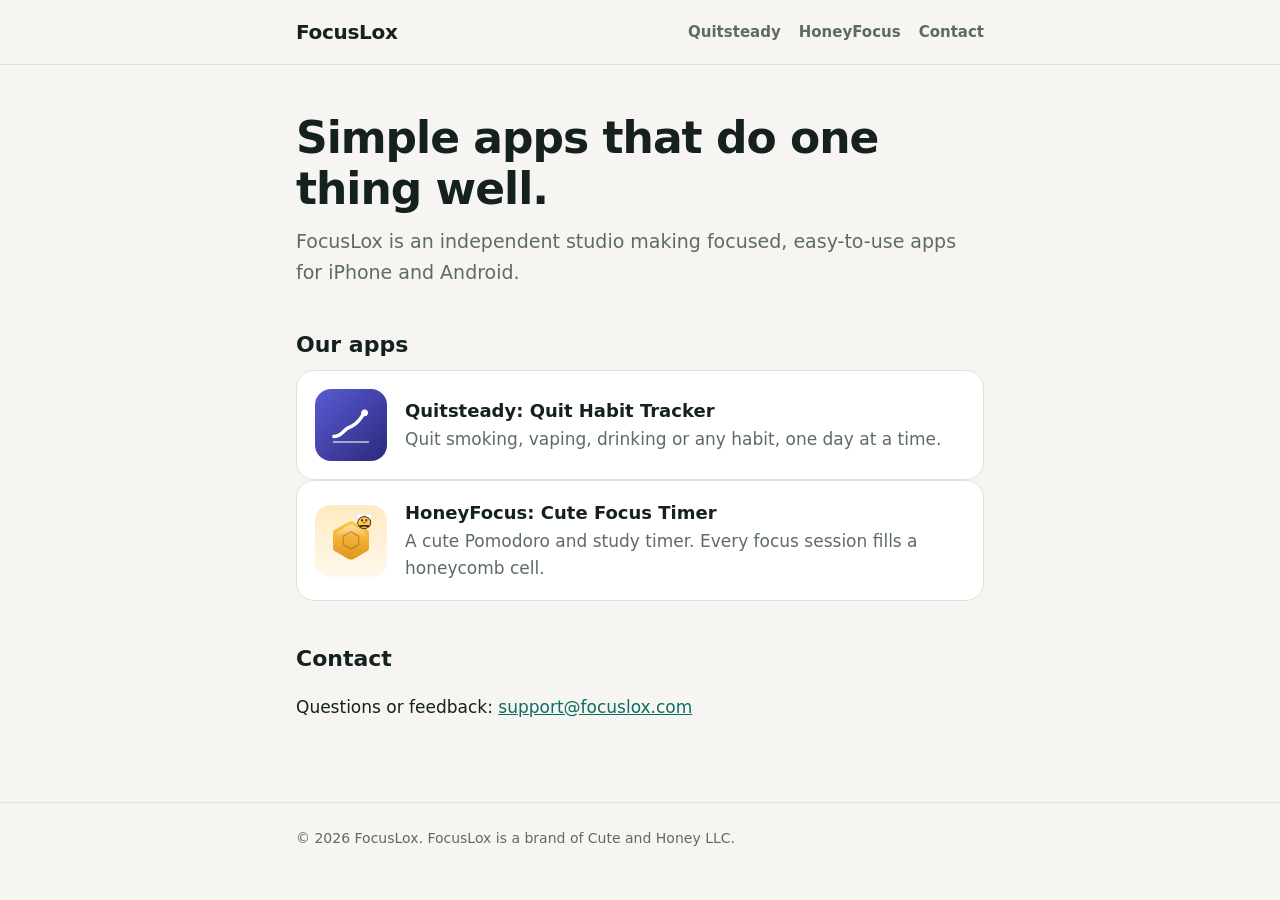
<file: index.html>
<!doctype html>
<html lang="en">
<head>
  <meta charset="utf-8">
  <meta name="viewport" content="width=device-width, initial-scale=1">
  <title>FocusLox</title>
  <meta name="description" content="FocusLox builds simple, useful mobile apps for iPhone and Android.">
  <link rel="icon" href="/quitsteady/icon.png">
  <link rel="stylesheet" href="/styles.css">
</head>
<body>
  <header class="site"><div class="wrap">
    <a class="brand" href="/">FocusLox</a>
    <nav><a href="/quitsteady/">Quitsteady</a><a href="/honeyfocus/">HoneyFocus</a><a href="mailto:support@focuslox.com">Contact</a></nav>
  </div></header>

  <main><div class="wrap">
    <h1>Simple apps that do one thing well.</h1>
    <p class="lead">FocusLox is an independent studio making focused, easy-to-use apps for iPhone and Android.</p>

    <h2>Our apps</h2>
    <a class="card" href="/quitsteady/">
      <img src="/quitsteady/icon.png" alt="">
      <span><strong>Quitsteady: Quit Habit Tracker</strong><span class="muted">Quit smoking, vaping, drinking or any habit, one day at a time.</span></span>
    </a>
    <a class="card" href="/honeyfocus/">
      <img src="/honeyfocus/icon.png" alt="">
      <span><strong>HoneyFocus: Cute Focus Timer</strong><span class="muted">A cute Pomodoro and study timer. Every focus session fills a honeycomb cell.</span></span>
    </a>

    <h2>Contact</h2>
    <p>Questions or feedback: <a href="mailto:support@focuslox.com">support@focuslox.com</a></p>
  </div></main>

  <footer class="site"><div class="wrap">
    © 2026 FocusLox. FocusLox is a brand of Cute and Honey LLC.
  </div></footer>
</body>
</html>
</file>
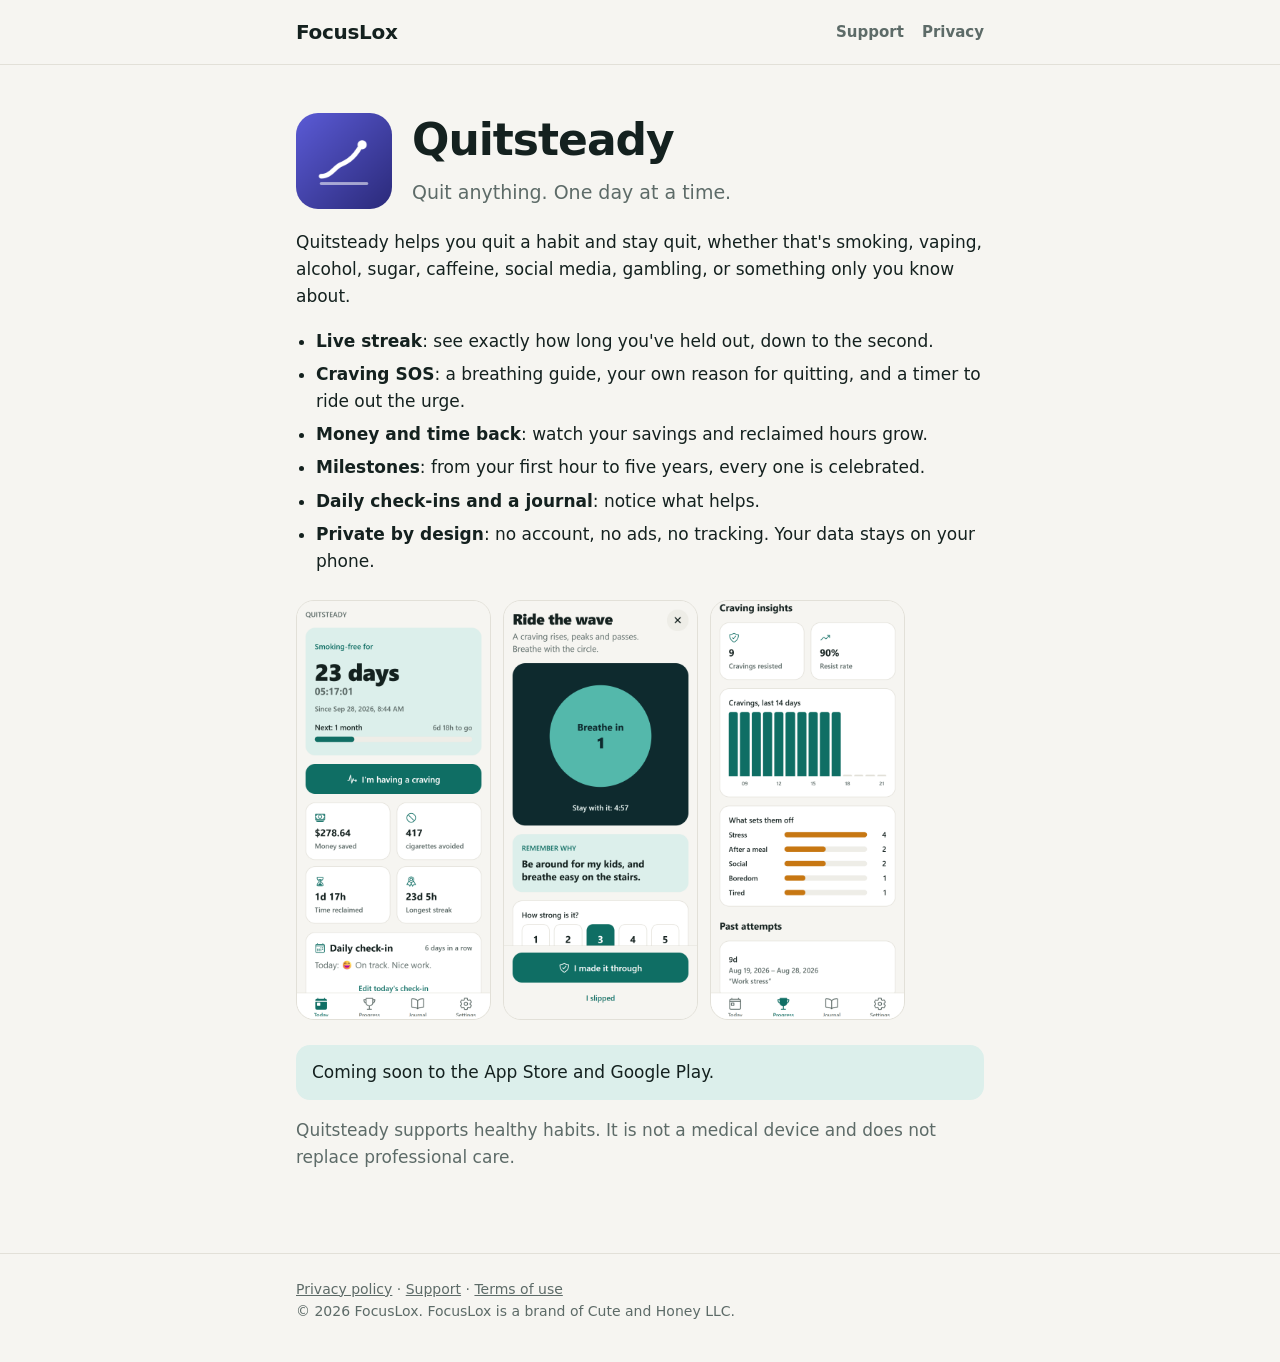
<file: holdfast/index.html>
<!doctype html><html lang="en"><head><meta charset="utf-8"><title>Quitsteady</title>
<meta http-equiv="refresh" content="0; url=/quitsteady/"><link rel="canonical" href="https://focuslox.com/quitsteady/"></head>
<body><p>Holdfast is now Quitsteady. <a href="/quitsteady/">Continue</a>.</p></body></html>
</file>
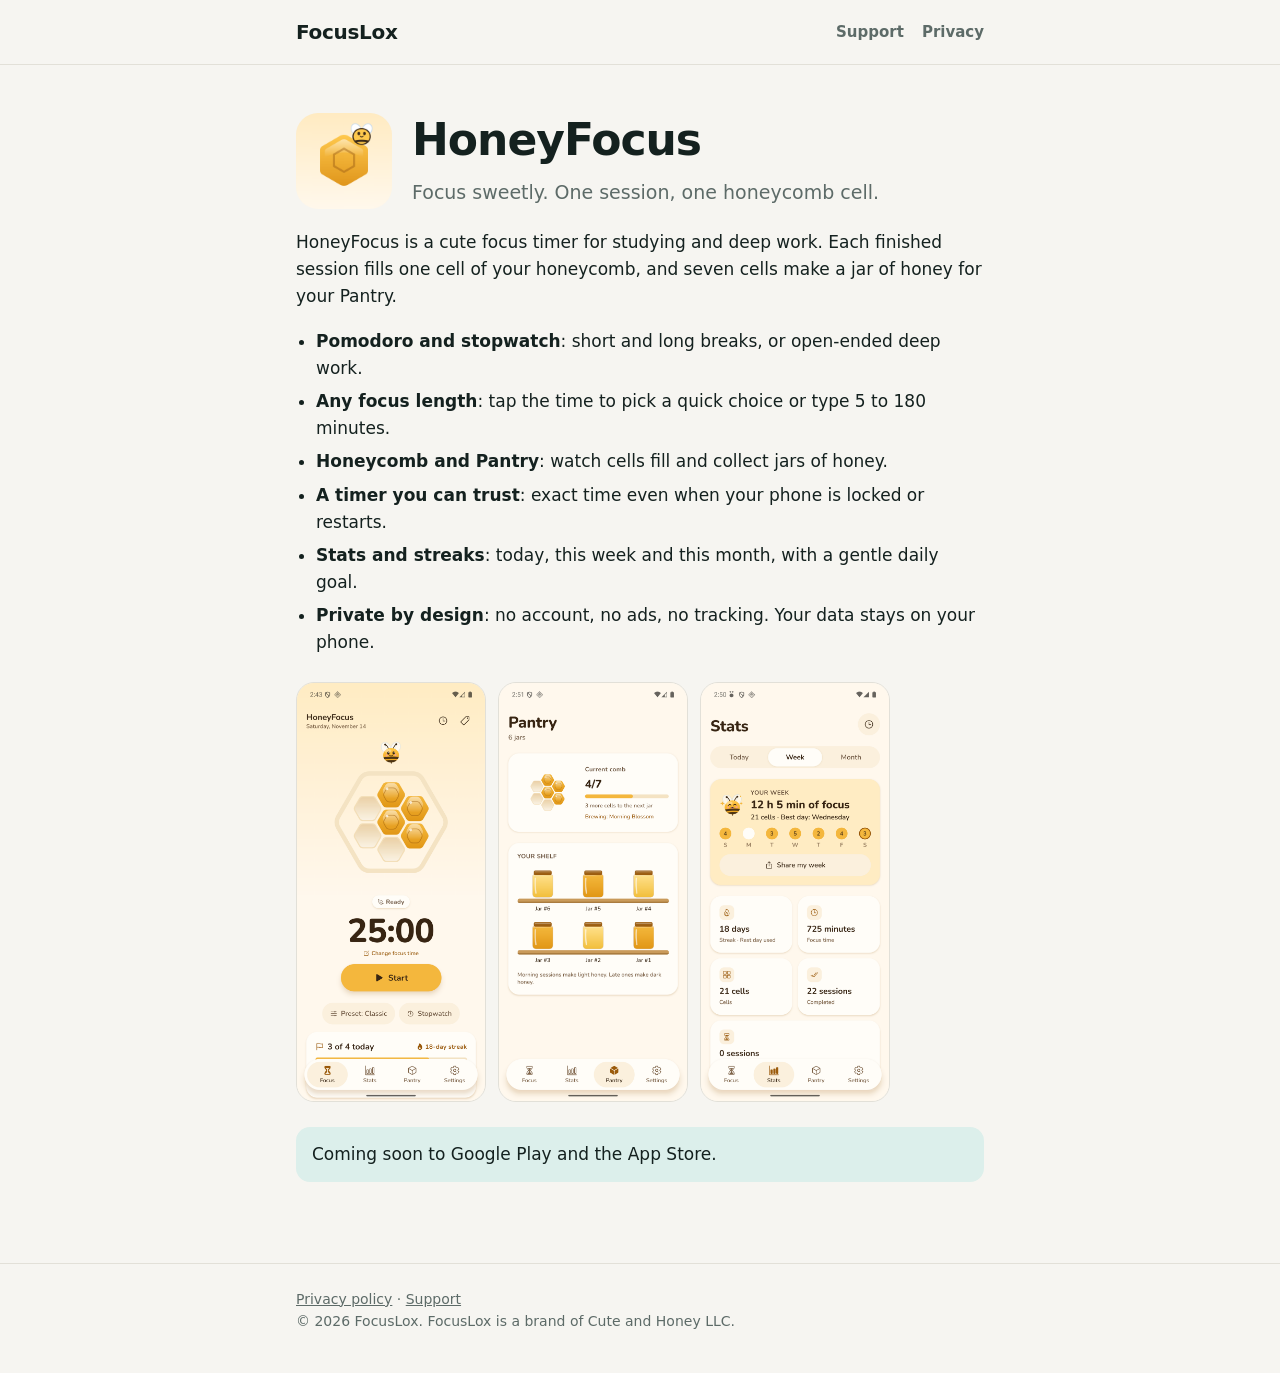
<file: honeyfocus/index.html>
<!doctype html>
<html lang="en">
<head>
  <meta charset="utf-8">
  <meta name="viewport" content="width=device-width, initial-scale=1">
  <title>HoneyFocus: Cute Focus Timer</title>
  <meta name="description" content="A cute Pomodoro and study timer. Every focus session fills a honeycomb cell. No ads, no account, your data stays on your phone.">
  <link rel="icon" href="/honeyfocus/icon.png">
  <link rel="stylesheet" href="/styles.css">
</head>
<body>
  <header class="site"><div class="wrap">
    <a class="brand" href="/">FocusLox</a>
    <nav><a href="/honeyfocus/support/">Support</a><a href="/honeyfocus/privacy/">Privacy</a></nav>
  </div></header>

  <main><div class="wrap">
    <div class="app-hero">
      <img src="/honeyfocus/icon.png" alt="HoneyFocus icon">
      <div>
        <h1>HoneyFocus</h1>
        <p class="lead" style="margin:0">Focus sweetly. One session, one honeycomb cell.</p>
      </div>
    </div>

    <p>HoneyFocus is a cute focus timer for studying and deep work. Each finished session fills one cell of your honeycomb, and seven cells make a jar of honey for your Pantry.</p>

    <ul class="features">
      <li><strong>Pomodoro and stopwatch</strong>: short and long breaks, or open-ended deep work.</li>
      <li><strong>Any focus length</strong>: tap the time to pick a quick choice or type 5 to 180 minutes.</li>
      <li><strong>Honeycomb and Pantry</strong>: watch cells fill and collect jars of honey.</li>
      <li><strong>A timer you can trust</strong>: exact time even when your phone is locked or restarts.</li>
      <li><strong>Stats and streaks</strong>: today, this week and this month, with a gentle daily goal.</li>
      <li><strong>Private by design</strong>: no account, no ads, no tracking. Your data stays on your phone.</li>
    </ul>

    <div class="shots">
      <img src="/honeyfocus/screens/1-focus.png" alt="Focus screen with the honeycomb and timer" loading="lazy">
      <img src="/honeyfocus/screens/2-pantry.png" alt="Pantry with jars of honey on a shelf" loading="lazy">
      <img src="/honeyfocus/screens/3-stats.png" alt="Stats with the weekly recap" loading="lazy">
    </div>

    <p class="note">Coming soon to Google Play and the App Store.</p>
  </div></main>

  <footer class="site"><div class="wrap">
    <a href="/honeyfocus/privacy/">Privacy policy</a> · <a href="/honeyfocus/support/">Support</a><br>
    © 2026 FocusLox. FocusLox is a brand of Cute and Honey LLC.
  </div></footer>
</body>
</html>
</file>
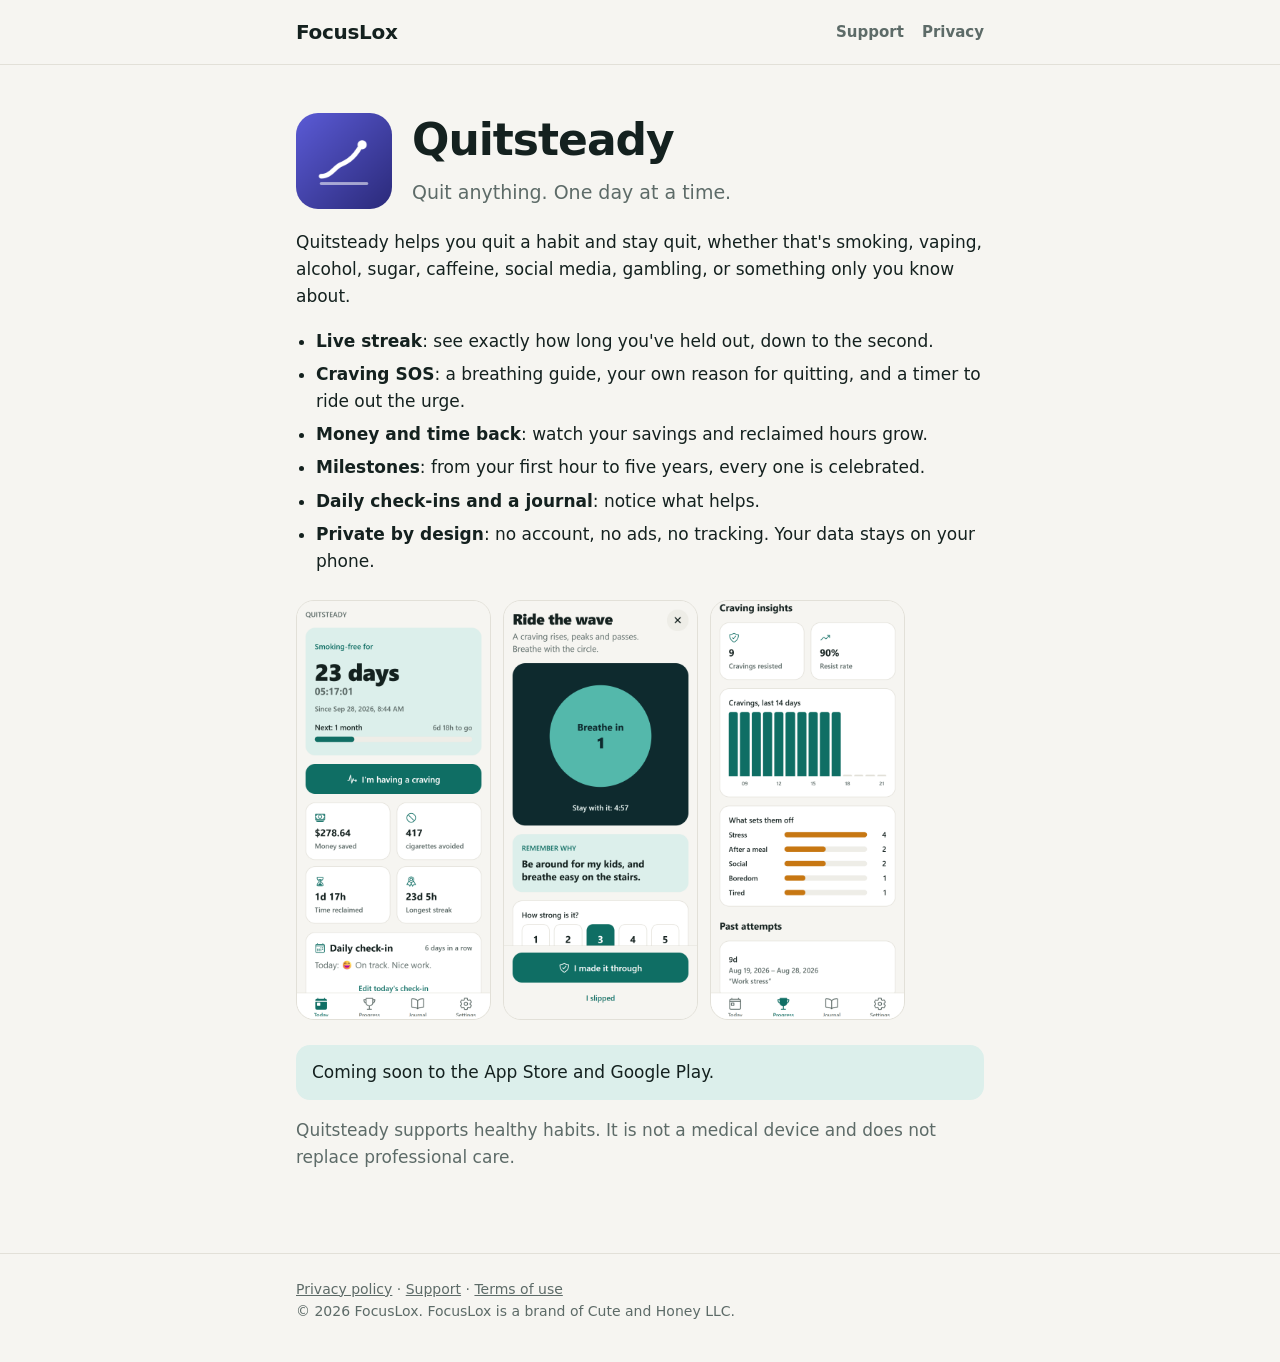
<file: quitsteady/index.html>
<!doctype html>
<html lang="en">
<head>
  <meta charset="utf-8">
  <meta name="viewport" content="width=device-width, initial-scale=1">
  <title>Quitsteady: Quit Habit Tracker</title>
  <meta name="description" content="Quit smoking, vaping, alcohol or any habit. Live streak, craving SOS, money saved. Private, no account.">
  <link rel="icon" href="/quitsteady/icon.png">
  <link rel="stylesheet" href="/styles.css">
</head>
<body>
  <header class="site"><div class="wrap">
    <a class="brand" href="/">FocusLox</a>
    <nav><a href="/quitsteady/support/">Support</a><a href="/quitsteady/privacy/">Privacy</a></nav>
  </div></header>

  <main><div class="wrap">
    <div class="app-hero">
      <img src="/quitsteady/icon.png" alt="Quitsteady icon">
      <div>
        <h1>Quitsteady</h1>
        <p class="lead" style="margin:0">Quit anything. One day at a time.</p>
      </div>
    </div>

    <p>Quitsteady helps you quit a habit and stay quit, whether that's smoking, vaping, alcohol, sugar, caffeine, social media, gambling, or something only you know about.</p>

    <ul class="features">
      <li><strong>Live streak</strong>: see exactly how long you've held out, down to the second.</li>
      <li><strong>Craving SOS</strong>: a breathing guide, your own reason for quitting, and a timer to ride out the urge.</li>
      <li><strong>Money and time back</strong>: watch your savings and reclaimed hours grow.</li>
      <li><strong>Milestones</strong>: from your first hour to five years, every one is celebrated.</li>
      <li><strong>Daily check-ins and a journal</strong>: notice what helps.</li>
      <li><strong>Private by design</strong>: no account, no ads, no tracking. Your data stays on your phone.</li>
    </ul>

    <div class="shots">
      <img src="/quitsteady/screens/1-today.png" alt="Today screen with a 23-day streak and money saved" loading="lazy">
      <img src="/quitsteady/screens/2-sos.png" alt="Craving SOS breathing guide" loading="lazy">
      <img src="/quitsteady/screens/3-progress.png" alt="Craving insights chart" loading="lazy">
    </div>

    <p class="note">Coming soon to the App Store and Google Play.</p>

    <p class="muted">Quitsteady supports healthy habits. It is not a medical device and does not replace professional care.</p>
  </div></main>

  <footer class="site"><div class="wrap">
    <a href="/quitsteady/privacy/">Privacy policy</a> · <a href="/quitsteady/support/">Support</a> · <a href="https://www.apple.com/legal/internet-services/itunes/dev/stdeula/">Terms of use</a><br>
    © 2026 FocusLox. FocusLox is a brand of Cute and Honey LLC.
  </div></footer>
</body>
</html>
</file>
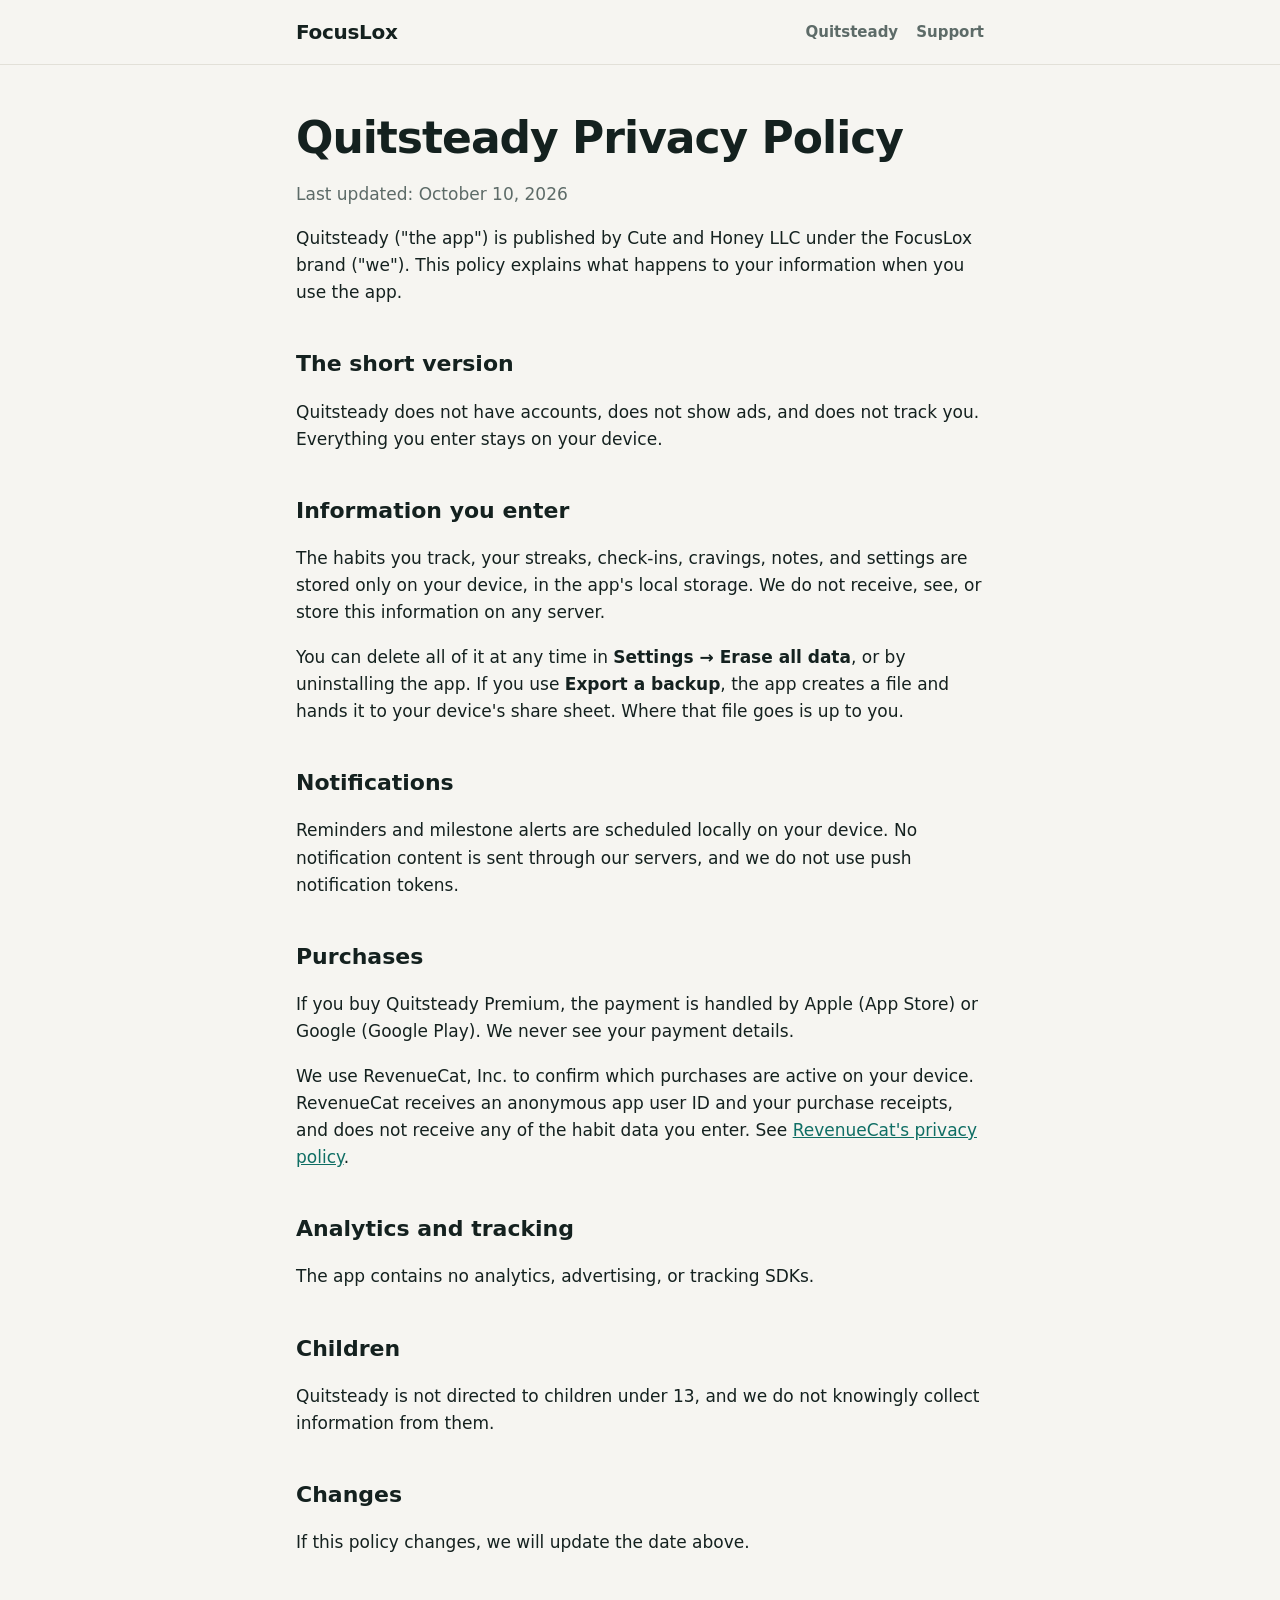
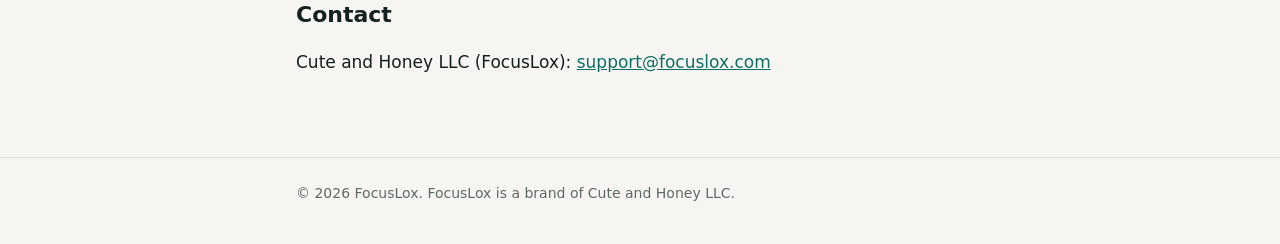
<file: holdfast/privacy/index.html>
<!doctype html><html lang="en"><head><meta charset="utf-8"><title>Quitsteady</title>
<meta http-equiv="refresh" content="0; url=/quitsteady/privacy/"><link rel="canonical" href="https://focuslox.com/quitsteady/privacy/"></head>
<body><p>Holdfast is now Quitsteady. <a href="/quitsteady/privacy/">Continue</a>.</p></body></html>
</file>
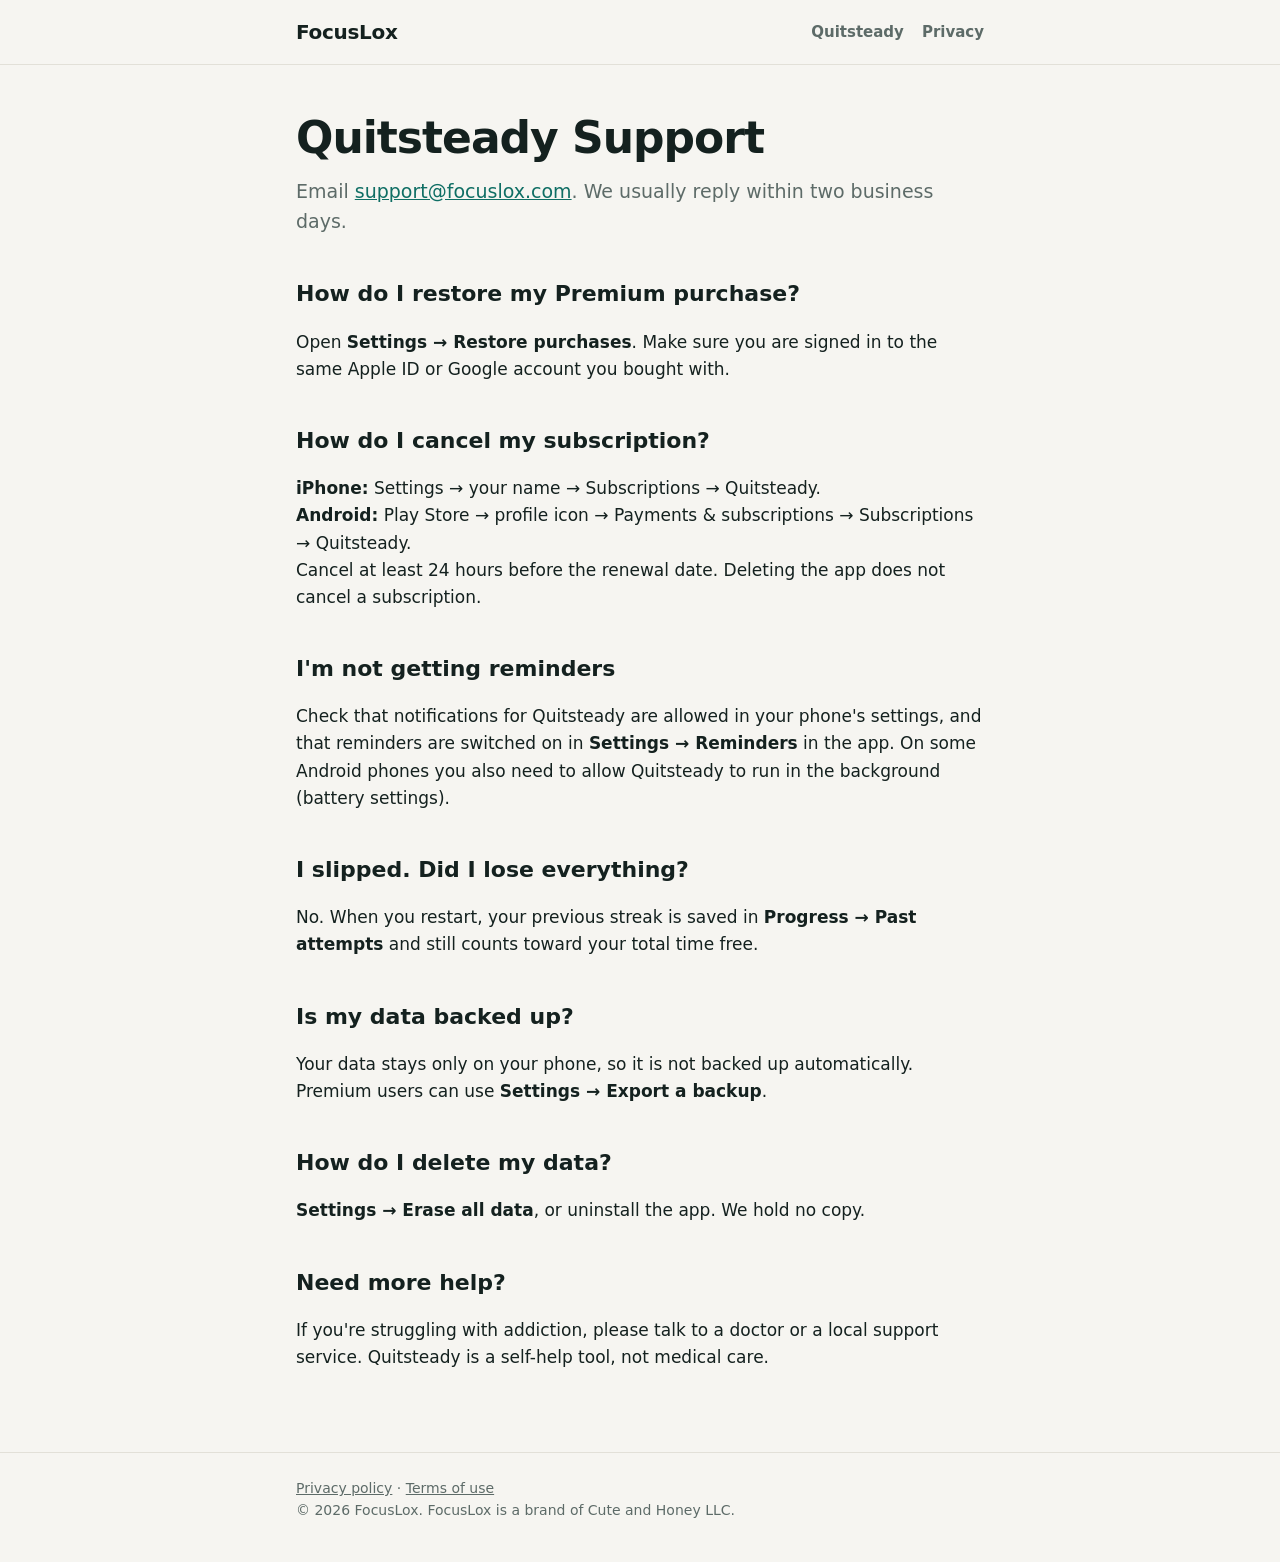
<file: holdfast/support/index.html>
<!doctype html><html lang="en"><head><meta charset="utf-8"><title>Quitsteady</title>
<meta http-equiv="refresh" content="0; url=/quitsteady/support/"><link rel="canonical" href="https://focuslox.com/quitsteady/support/"></head>
<body><p>Holdfast is now Quitsteady. <a href="/quitsteady/support/">Continue</a>.</p></body></html>
</file>
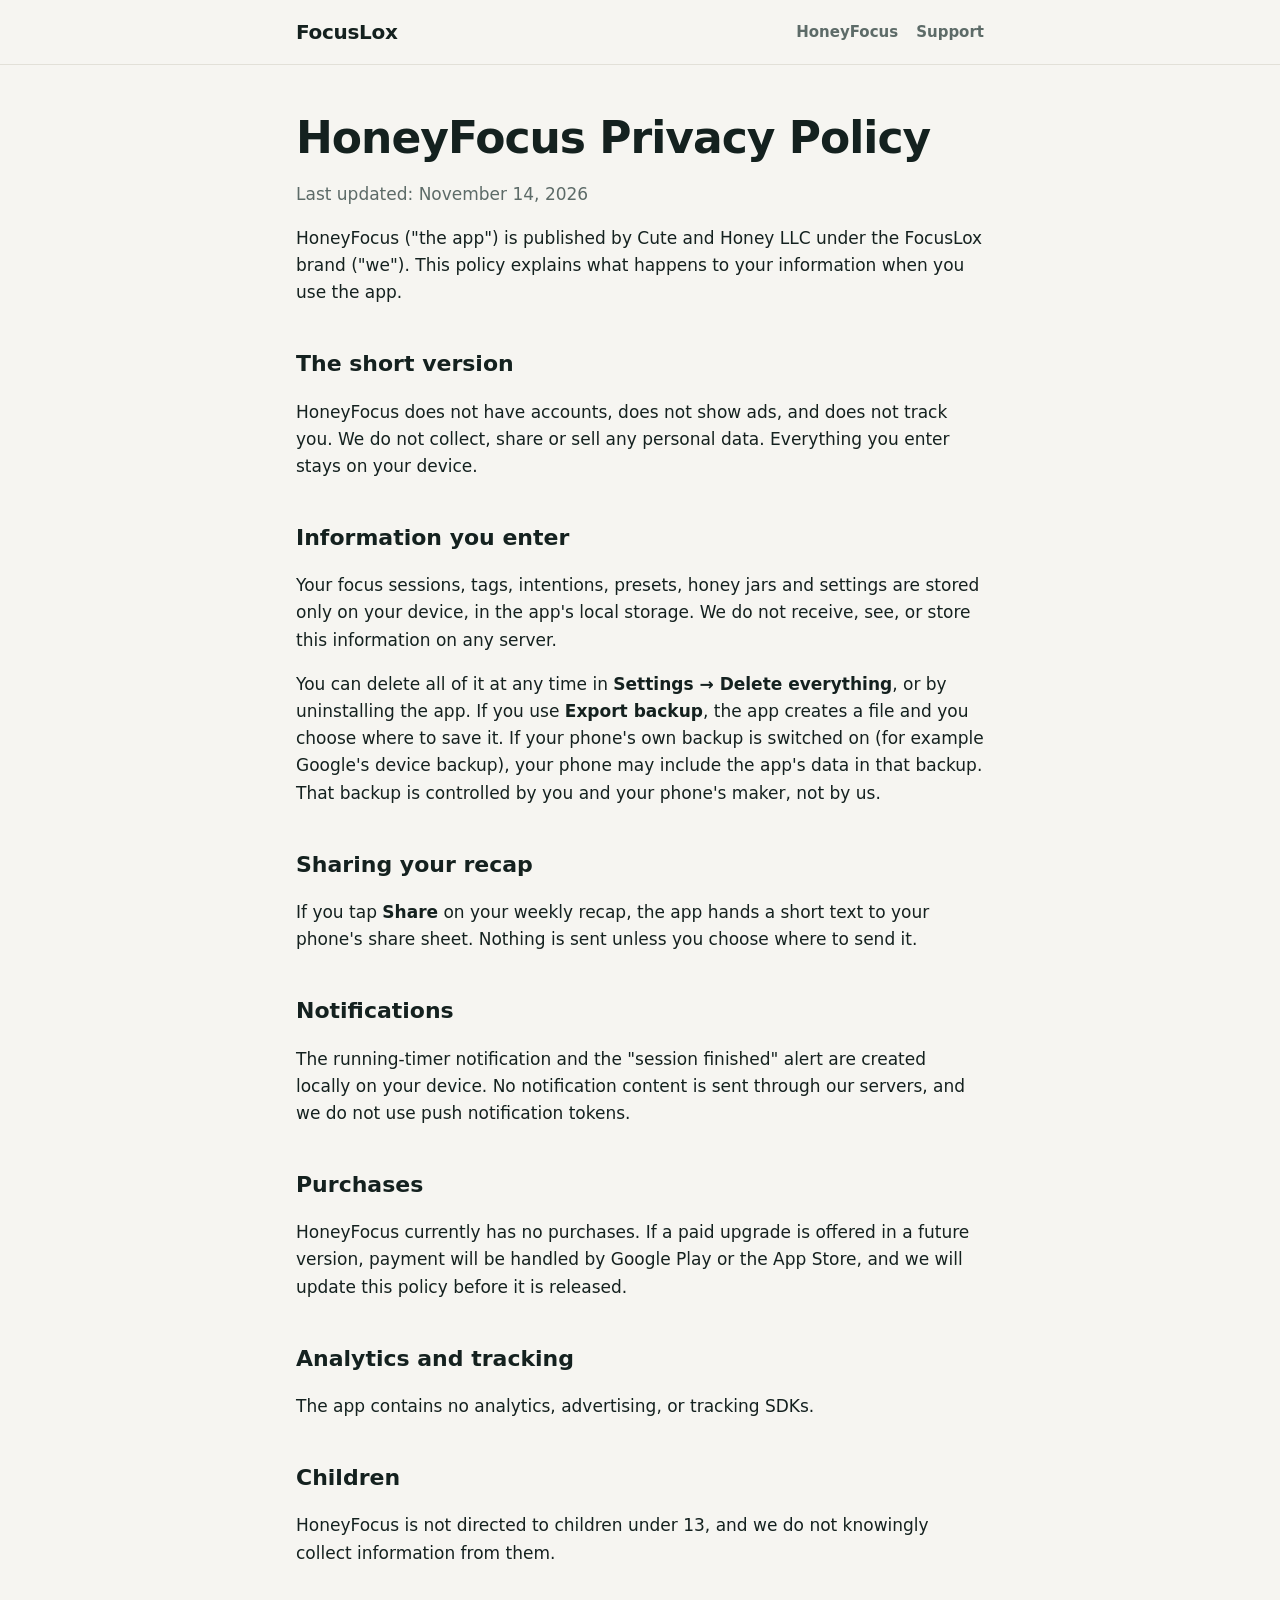
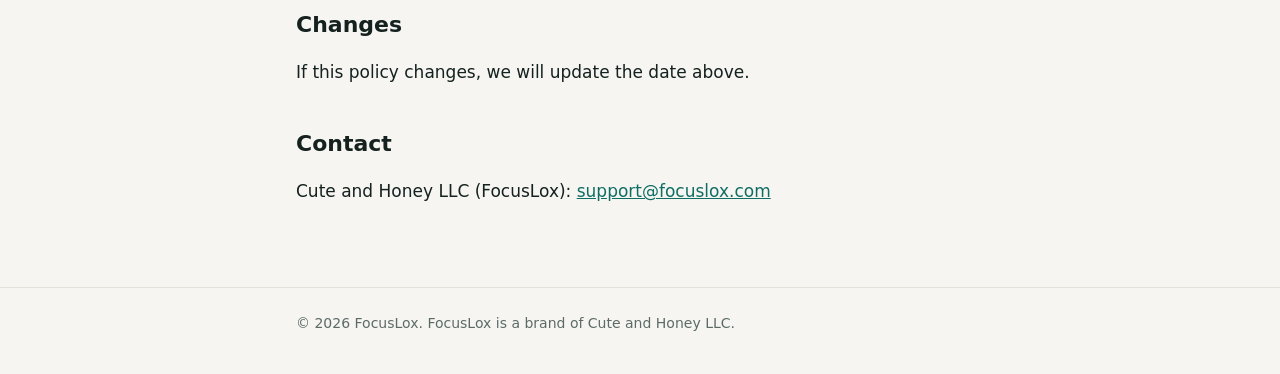
<file: honeyfocus/privacy/index.html>
<!doctype html>
<html lang="en">
<head>
  <meta charset="utf-8">
  <meta name="viewport" content="width=device-width, initial-scale=1">
  <title>HoneyFocus Privacy Policy</title>
  <link rel="icon" href="/honeyfocus/icon.png">
  <link rel="stylesheet" href="/styles.css">
</head>
<body>
  <header class="site"><div class="wrap">
    <a class="brand" href="/">FocusLox</a>
    <nav><a href="/honeyfocus/">HoneyFocus</a><a href="/honeyfocus/support/">Support</a></nav>
  </div></header>

  <main><div class="wrap">
    <h1>HoneyFocus Privacy Policy</h1>
    <p class="muted">Last updated: November 14, 2026</p>

    <p>HoneyFocus ("the app") is published by Cute and Honey LLC under the FocusLox brand ("we"). This policy explains what happens to your information when you use the app.</p>

    <h2>The short version</h2>
    <p>HoneyFocus does not have accounts, does not show ads, and does not track you. We do not collect, share or sell any personal data. Everything you enter stays on your device.</p>

    <h2>Information you enter</h2>
    <p>Your focus sessions, tags, intentions, presets, honey jars and settings are stored only on your device, in the app's local storage. We do not receive, see, or store this information on any server.</p>
    <p>You can delete all of it at any time in <strong>Settings → Delete everything</strong>, or by uninstalling the app. If you use <strong>Export backup</strong>, the app creates a file and you choose where to save it. If your phone's own backup is switched on (for example Google's device backup), your phone may include the app's data in that backup. That backup is controlled by you and your phone's maker, not by us.</p>

    <h2>Sharing your recap</h2>
    <p>If you tap <strong>Share</strong> on your weekly recap, the app hands a short text to your phone's share sheet. Nothing is sent unless you choose where to send it.</p>

    <h2>Notifications</h2>
    <p>The running-timer notification and the "session finished" alert are created locally on your device. No notification content is sent through our servers, and we do not use push notification tokens.</p>

    <h2>Purchases</h2>
    <p>HoneyFocus currently has no purchases. If a paid upgrade is offered in a future version, payment will be handled by Google Play or the App Store, and we will update this policy before it is released.</p>

    <h2>Analytics and tracking</h2>
    <p>The app contains no analytics, advertising, or tracking SDKs.</p>

    <h2>Children</h2>
    <p>HoneyFocus is not directed to children under 13, and we do not knowingly collect information from them.</p>

    <h2>Changes</h2>
    <p>If this policy changes, we will update the date above.</p>

    <h2>Contact</h2>
    <p>Cute and Honey LLC (FocusLox): <a href="mailto:support@focuslox.com">support@focuslox.com</a></p>
  </div></main>

  <footer class="site"><div class="wrap">
    © 2026 FocusLox. FocusLox is a brand of Cute and Honey LLC.
  </div></footer>
</body>
</html>
</file>
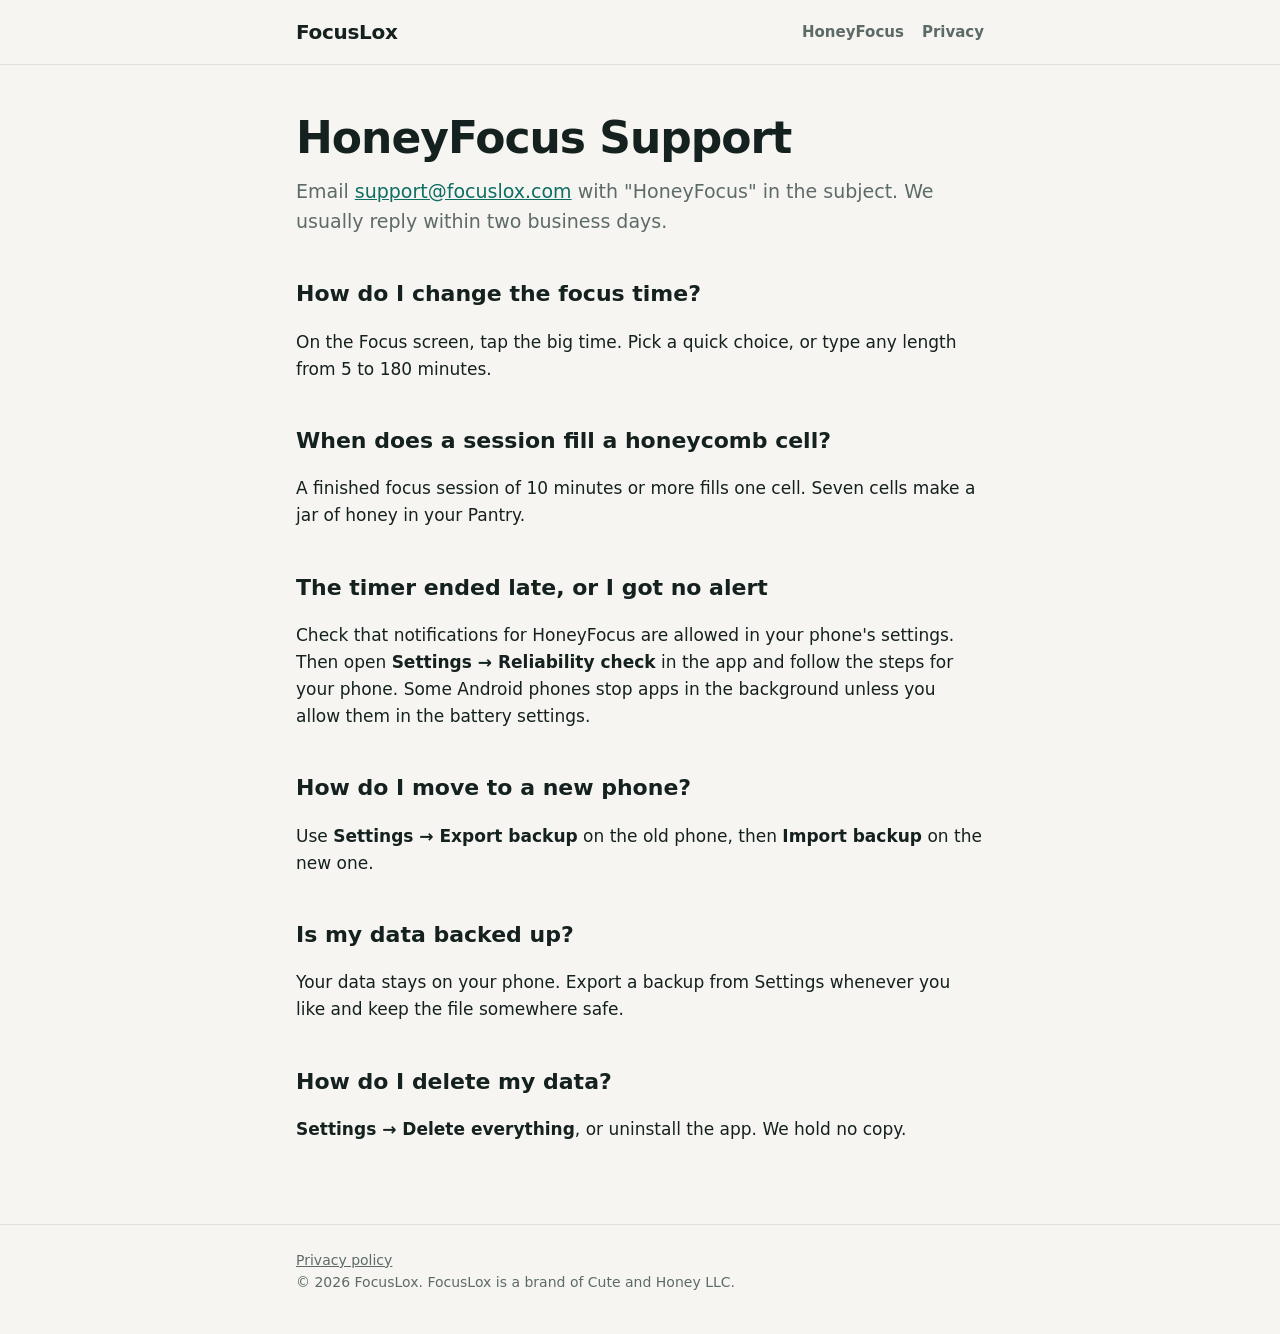
<file: honeyfocus/support/index.html>
<!doctype html>
<html lang="en">
<head>
  <meta charset="utf-8">
  <meta name="viewport" content="width=device-width, initial-scale=1">
  <title>HoneyFocus Support</title>
  <link rel="icon" href="/honeyfocus/icon.png">
  <link rel="stylesheet" href="/styles.css">
</head>
<body>
  <header class="site"><div class="wrap">
    <a class="brand" href="/">FocusLox</a>
    <nav><a href="/honeyfocus/">HoneyFocus</a><a href="/honeyfocus/privacy/">Privacy</a></nav>
  </div></header>

  <main><div class="wrap">
    <h1>HoneyFocus Support</h1>
    <p class="lead">Email <a href="mailto:support@focuslox.com?subject=HoneyFocus">support@focuslox.com</a> with "HoneyFocus" in the subject. We usually reply within two business days.</p>

    <h2>How do I change the focus time?</h2>
    <p>On the Focus screen, tap the big time. Pick a quick choice, or type any length from 5 to 180 minutes.</p>

    <h2>When does a session fill a honeycomb cell?</h2>
    <p>A finished focus session of 10 minutes or more fills one cell. Seven cells make a jar of honey in your Pantry.</p>

    <h2>The timer ended late, or I got no alert</h2>
    <p>Check that notifications for HoneyFocus are allowed in your phone's settings. Then open <strong>Settings → Reliability check</strong> in the app and follow the steps for your phone. Some Android phones stop apps in the background unless you allow them in the battery settings.</p>

    <h2>How do I move to a new phone?</h2>
    <p>Use <strong>Settings → Export backup</strong> on the old phone, then <strong>Import backup</strong> on the new one.</p>

    <h2>Is my data backed up?</h2>
    <p>Your data stays on your phone. Export a backup from Settings whenever you like and keep the file somewhere safe.</p>

    <h2>How do I delete my data?</h2>
    <p><strong>Settings → Delete everything</strong>, or uninstall the app. We hold no copy.</p>
  </div></main>

  <footer class="site"><div class="wrap">
    <a href="/honeyfocus/privacy/">Privacy policy</a><br>
    © 2026 FocusLox. FocusLox is a brand of Cute and Honey LLC.
  </div></footer>
</body>
</html>
</file>
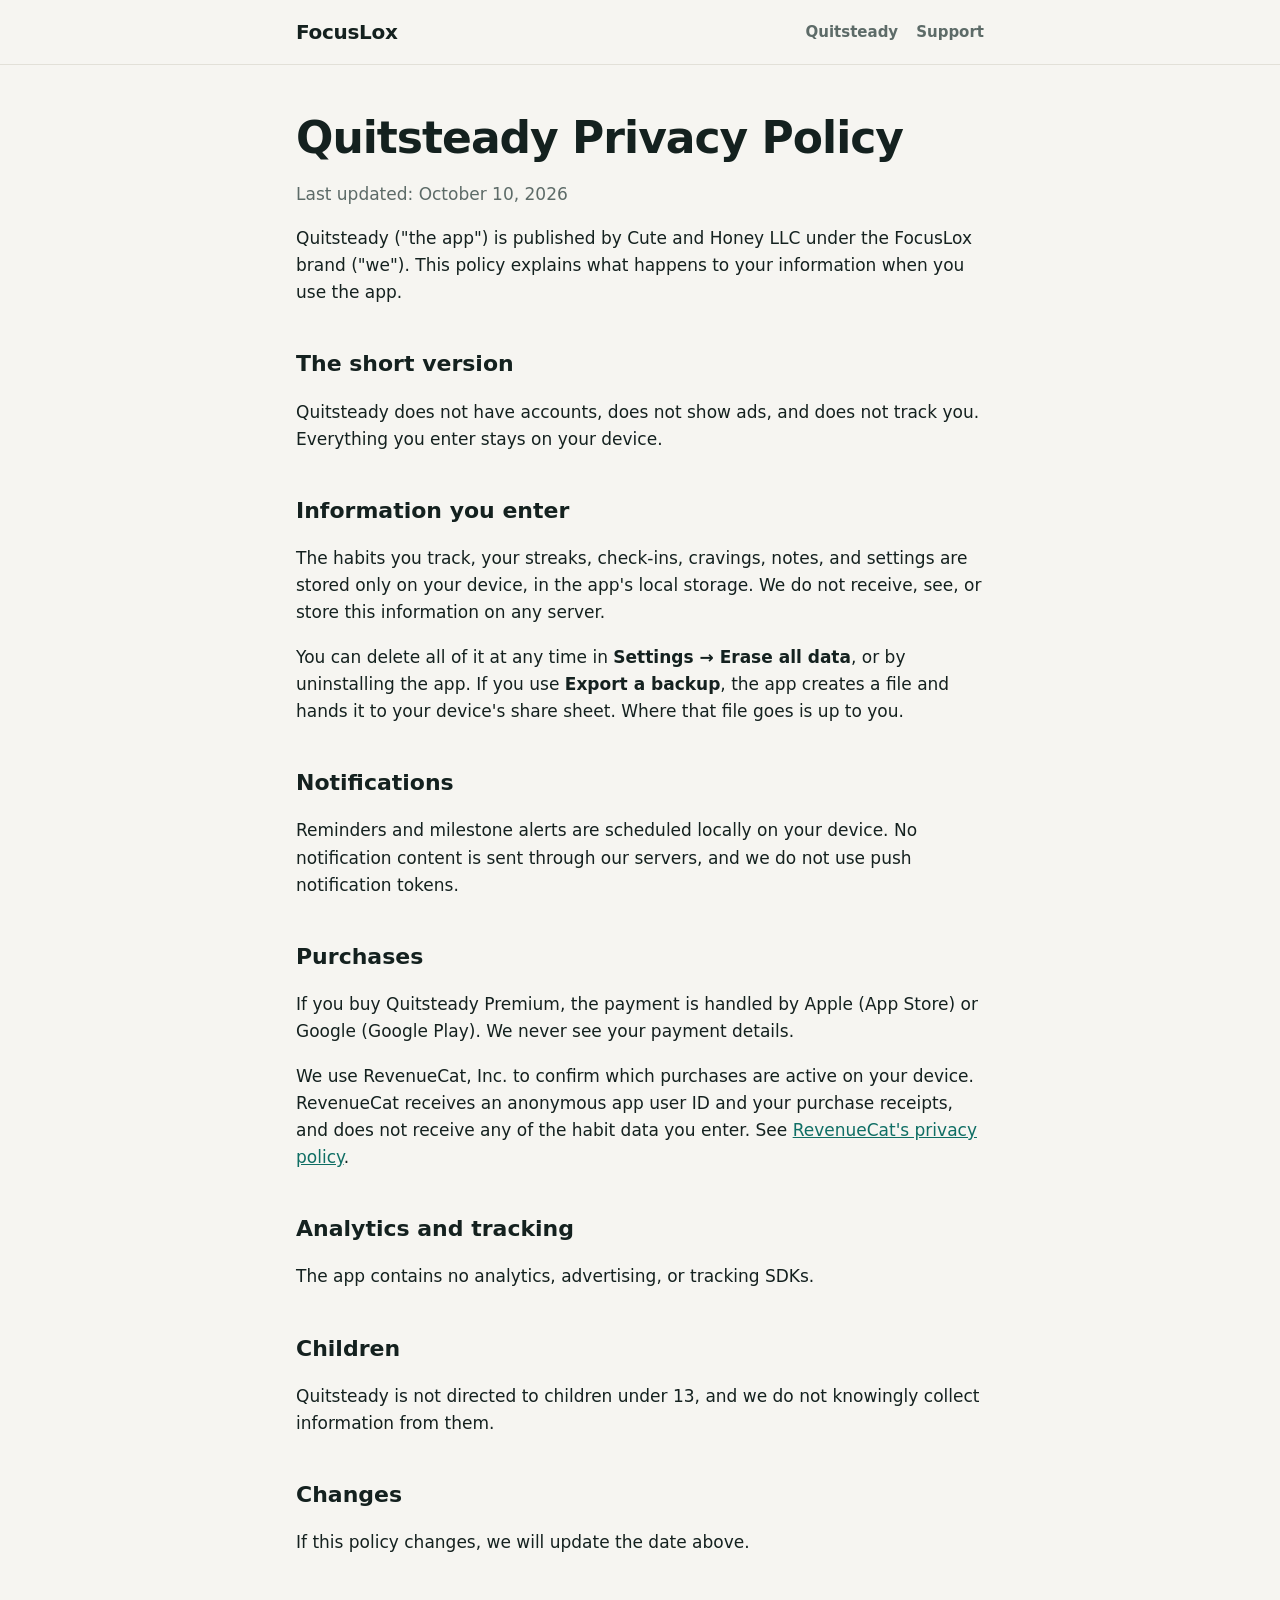
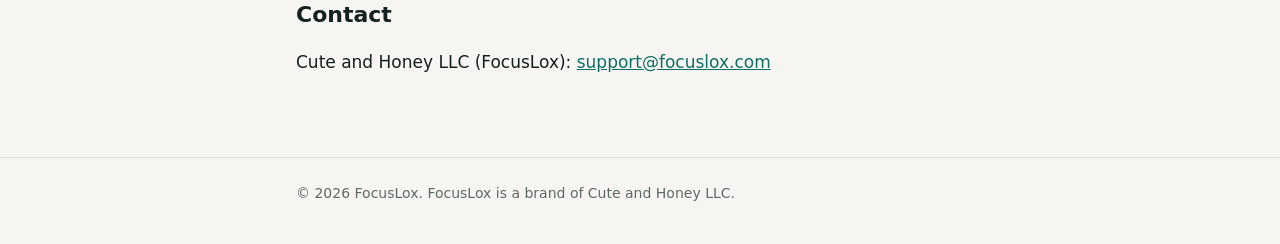
<file: quitsteady/privacy/index.html>
<!doctype html>
<html lang="en">
<head>
  <meta charset="utf-8">
  <meta name="viewport" content="width=device-width, initial-scale=1">
  <title>Quitsteady Privacy Policy</title>
  <link rel="icon" href="/quitsteady/icon.png">
  <link rel="stylesheet" href="/styles.css">
</head>
<body>
  <header class="site"><div class="wrap">
    <a class="brand" href="/">FocusLox</a>
    <nav><a href="/quitsteady/">Quitsteady</a><a href="/quitsteady/support/">Support</a></nav>
  </div></header>

  <main><div class="wrap">
    <h1>Quitsteady Privacy Policy</h1>
    <p class="muted">Last updated: October 10, 2026</p>

    <p>Quitsteady ("the app") is published by Cute and Honey LLC under the FocusLox brand ("we"). This policy explains what happens to your information when you use the app.</p>

    <h2>The short version</h2>
    <p>Quitsteady does not have accounts, does not show ads, and does not track you. Everything you enter stays on your device.</p>

    <h2>Information you enter</h2>
    <p>The habits you track, your streaks, check-ins, cravings, notes, and settings are stored only on your device, in the app's local storage. We do not receive, see, or store this information on any server.</p>
    <p>You can delete all of it at any time in <strong>Settings → Erase all data</strong>, or by uninstalling the app. If you use <strong>Export a backup</strong>, the app creates a file and hands it to your device's share sheet. Where that file goes is up to you.</p>

    <h2>Notifications</h2>
    <p>Reminders and milestone alerts are scheduled locally on your device. No notification content is sent through our servers, and we do not use push notification tokens.</p>

    <h2>Purchases</h2>
    <p>If you buy Quitsteady Premium, the payment is handled by Apple (App Store) or Google (Google Play). We never see your payment details.</p>
    <p>We use RevenueCat, Inc. to confirm which purchases are active on your device. RevenueCat receives an anonymous app user ID and your purchase receipts, and does not receive any of the habit data you enter. See <a href="https://www.revenuecat.com/privacy">RevenueCat's privacy policy</a>.</p>

    <h2>Analytics and tracking</h2>
    <p>The app contains no analytics, advertising, or tracking SDKs.</p>

    <h2>Children</h2>
    <p>Quitsteady is not directed to children under 13, and we do not knowingly collect information from them.</p>

    <h2>Changes</h2>
    <p>If this policy changes, we will update the date above.</p>

    <h2>Contact</h2>
    <p>Cute and Honey LLC (FocusLox): <a href="mailto:support@focuslox.com">support@focuslox.com</a></p>
  </div></main>

  <footer class="site"><div class="wrap">
    © 2026 FocusLox. FocusLox is a brand of Cute and Honey LLC.
  </div></footer>
</body>
</html>
</file>
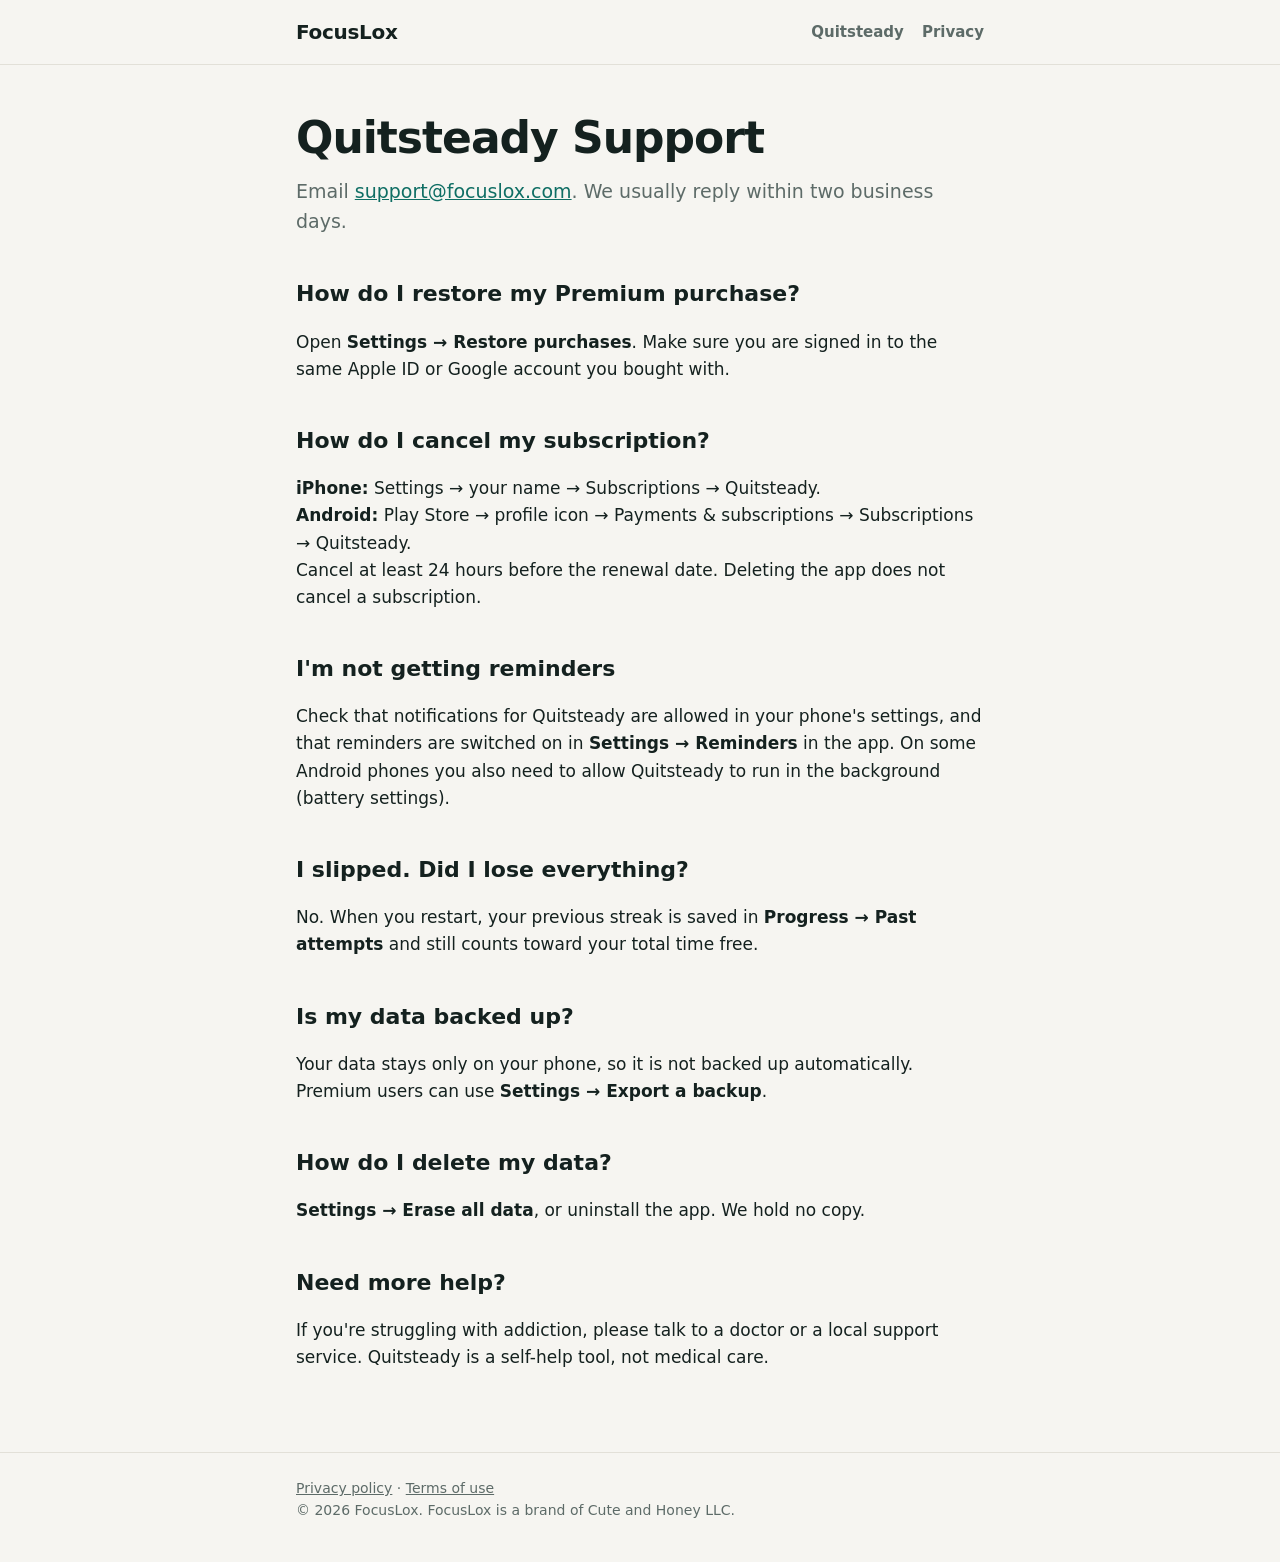
<file: quitsteady/support/index.html>
<!doctype html>
<html lang="en">
<head>
  <meta charset="utf-8">
  <meta name="viewport" content="width=device-width, initial-scale=1">
  <title>Quitsteady Support</title>
  <link rel="icon" href="/quitsteady/icon.png">
  <link rel="stylesheet" href="/styles.css">
</head>
<body>
  <header class="site"><div class="wrap">
    <a class="brand" href="/">FocusLox</a>
    <nav><a href="/quitsteady/">Quitsteady</a><a href="/quitsteady/privacy/">Privacy</a></nav>
  </div></header>

  <main><div class="wrap">
    <h1>Quitsteady Support</h1>
    <p class="lead">Email <a href="mailto:support@focuslox.com">support@focuslox.com</a>. We usually reply within two business days.</p>

    <h2>How do I restore my Premium purchase?</h2>
    <p>Open <strong>Settings → Restore purchases</strong>. Make sure you are signed in to the same Apple ID or Google account you bought with.</p>

    <h2>How do I cancel my subscription?</h2>
    <p><strong>iPhone:</strong> Settings → your name → Subscriptions → Quitsteady.<br>
    <strong>Android:</strong> Play Store → profile icon → Payments &amp; subscriptions → Subscriptions → Quitsteady.<br>
    Cancel at least 24 hours before the renewal date. Deleting the app does not cancel a subscription.</p>

    <h2>I'm not getting reminders</h2>
    <p>Check that notifications for Quitsteady are allowed in your phone's settings, and that reminders are switched on in <strong>Settings → Reminders</strong> in the app. On some Android phones you also need to allow Quitsteady to run in the background (battery settings).</p>

    <h2>I slipped. Did I lose everything?</h2>
    <p>No. When you restart, your previous streak is saved in <strong>Progress → Past attempts</strong> and still counts toward your total time free.</p>

    <h2>Is my data backed up?</h2>
    <p>Your data stays only on your phone, so it is not backed up automatically. Premium users can use <strong>Settings → Export a backup</strong>.</p>

    <h2>How do I delete my data?</h2>
    <p><strong>Settings → Erase all data</strong>, or uninstall the app. We hold no copy.</p>

    <h2>Need more help?</h2>
    <p>If you're struggling with addiction, please talk to a doctor or a local support service. Quitsteady is a self-help tool, not medical care.</p>
  </div></main>

  <footer class="site"><div class="wrap">
    <a href="/quitsteady/privacy/">Privacy policy</a> · <a href="https://www.apple.com/legal/internet-services/itunes/dev/stdeula/">Terms of use</a><br>
    © 2026 FocusLox. FocusLox is a brand of Cute and Honey LLC.
  </div></footer>
</body>
</html>
</file>
<file: styles.css>
:root {
  --bg: #f6f5f1;
  --surface: #ffffff;
  --border: #e2e0d8;
  --text: #14211f;
  --muted: #5d6b68;
  --primary: #0f6e64;
  --primary-soft: #dcefeb;
  --max: 720px;
}
@media (prefers-color-scheme: dark) {
  :root {
    --bg: #0c1214;
    --surface: #141d20;
    --border: #26363a;
    --text: #e8f0ee;
    --muted: #97a9a6;
    --primary: #3fc1ae;
    --primary-soft: #173a36;
  }
}
* { box-sizing: border-box; }
html { -webkit-text-size-adjust: 100%; }
body {
  margin: 0;
  background: var(--bg);
  color: var(--text);
  font: 17px/1.6 system-ui, -apple-system, "Segoe UI", Roboto, sans-serif;
}
a { color: var(--primary); }
.wrap { max-width: var(--max); margin: 0 auto; padding: 0 16px; }
header.site { border-bottom: 1px solid var(--border); }
header.site .wrap { display: flex; align-items: center; justify-content: space-between; height: 64px; }
.brand { font-weight: 800; font-size: 20px; letter-spacing: -0.3px; color: var(--text); text-decoration: none; }
header nav a { margin-left: 18px; text-decoration: none; color: var(--muted); font-weight: 600; font-size: 15px; }
main { padding: 48px 0 64px; }
h1 { font-size: clamp(32px, 6vw, 44px); line-height: 1.15; letter-spacing: -1px; margin: 0 0 12px; }
h2 { font-size: 22px; margin: 40px 0 8px; }
.lead { font-size: 19px; color: var(--muted); margin: 0 0 28px; }
.muted { color: var(--muted); }
.card {
  display: flex; gap: 18px; align-items: center;
  background: var(--surface); border: 1px solid var(--border); border-radius: 18px;
  padding: 18px; text-decoration: none; color: var(--text);
}
.card img { width: 72px; height: 72px; border-radius: 16px; flex: none; }
.card strong { display: block; font-size: 18px; }
.app-hero { display: flex; gap: 20px; align-items: center; margin-bottom: 20px; }
.app-hero img { width: 96px; height: 96px; border-radius: 22px; }
ul.features { padding-left: 20px; }
ul.features li { margin: 6px 0; }
.note { background: var(--primary-soft); border-radius: 14px; padding: 14px 16px; }
.shots { display: flex; gap: 12px; overflow-x: auto; padding: 8px 0; }
.shots img { height: 420px; border-radius: 18px; border: 1px solid var(--border); }
footer.site { border-top: 1px solid var(--border); padding: 24px 0 40px; font-size: 14px; color: var(--muted); }
footer.site a { color: var(--muted); }
@media (max-width: 520px) {
  .shots img { height: 340px; }
  header nav a { margin-left: 12px; }
}
</file>
